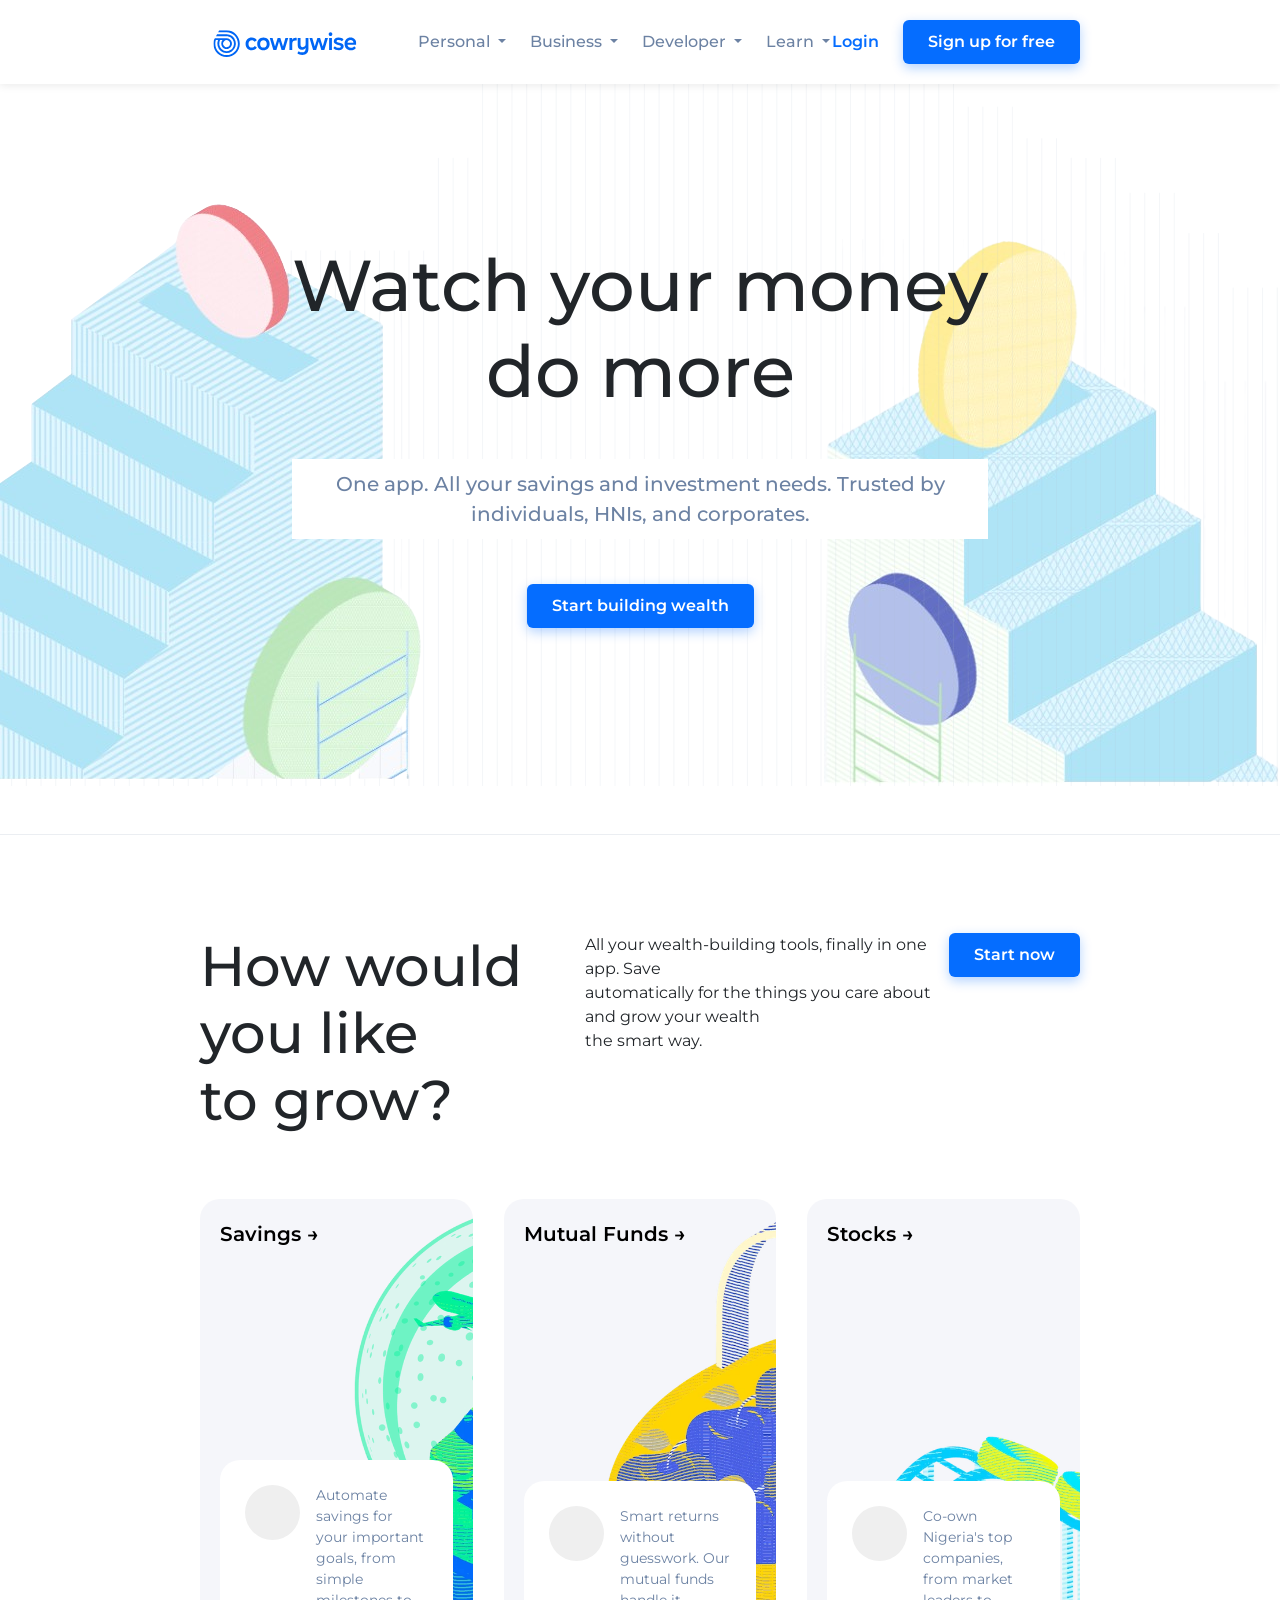
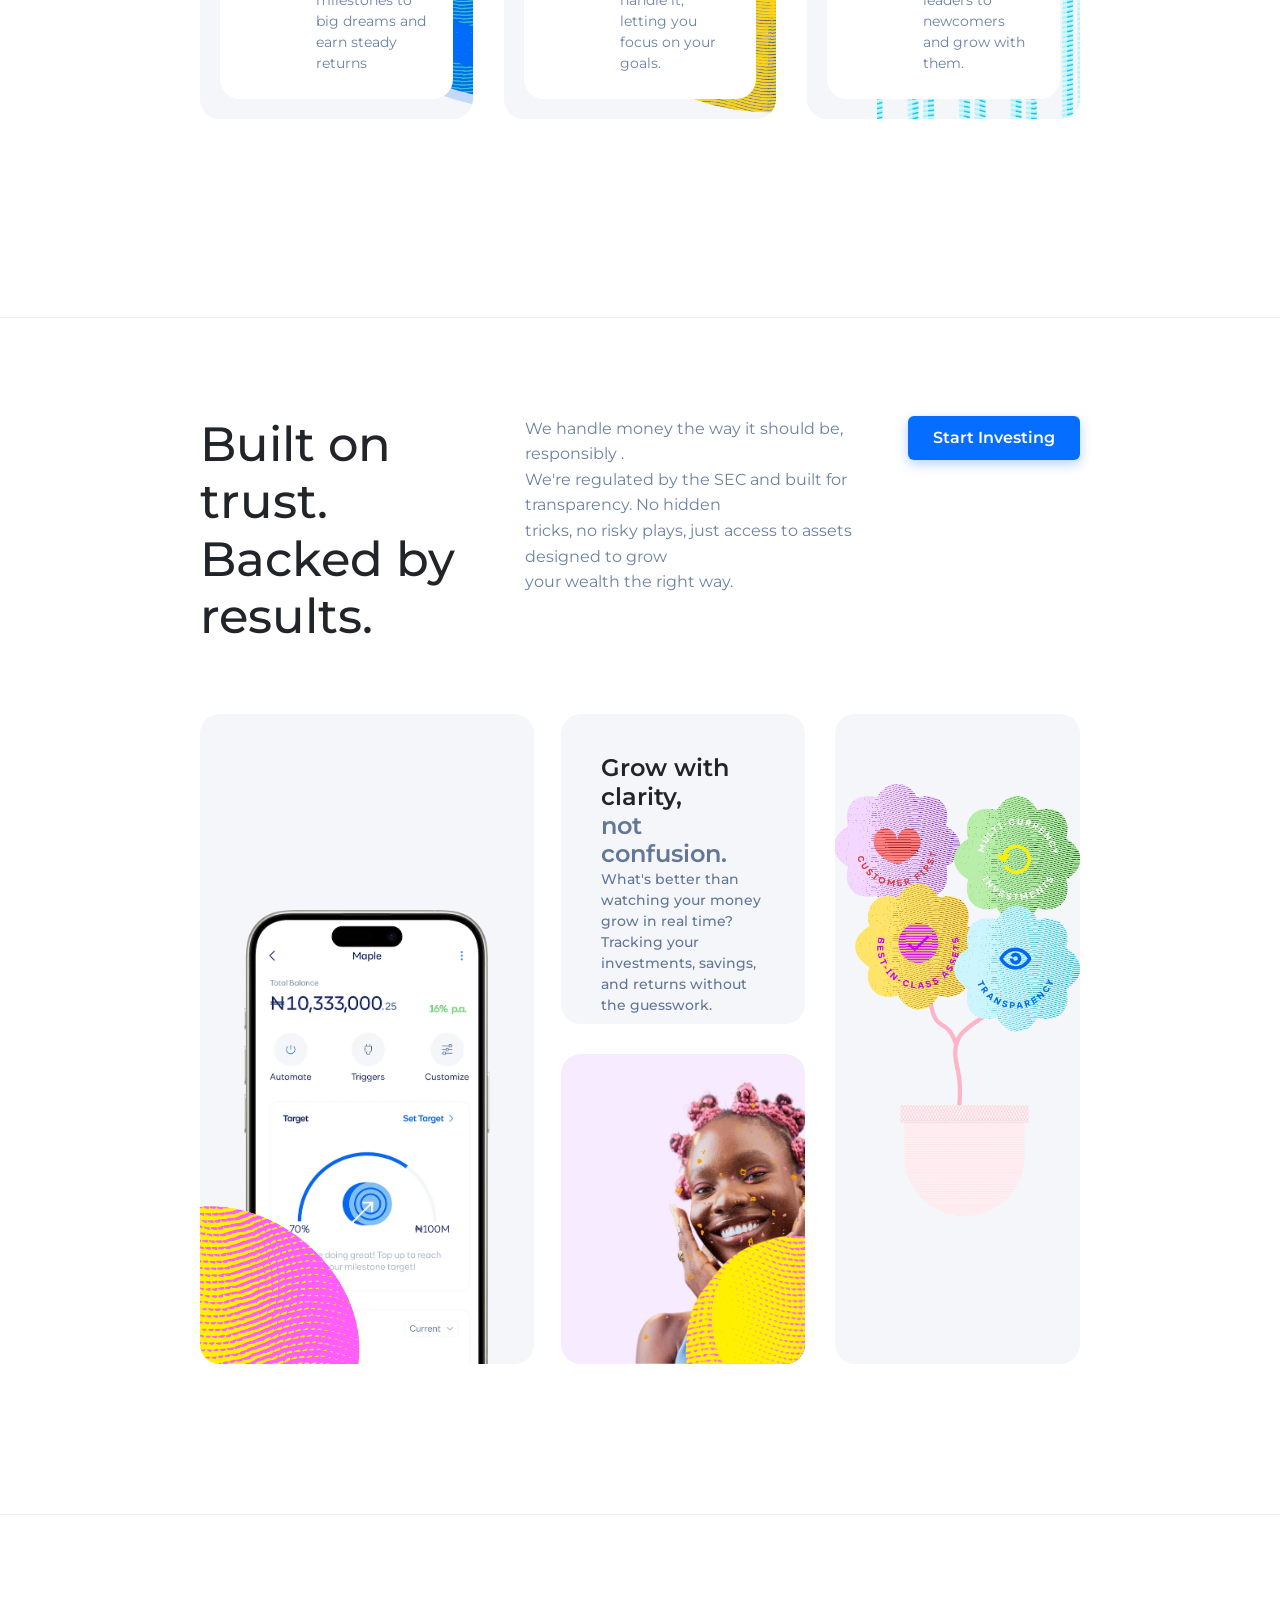
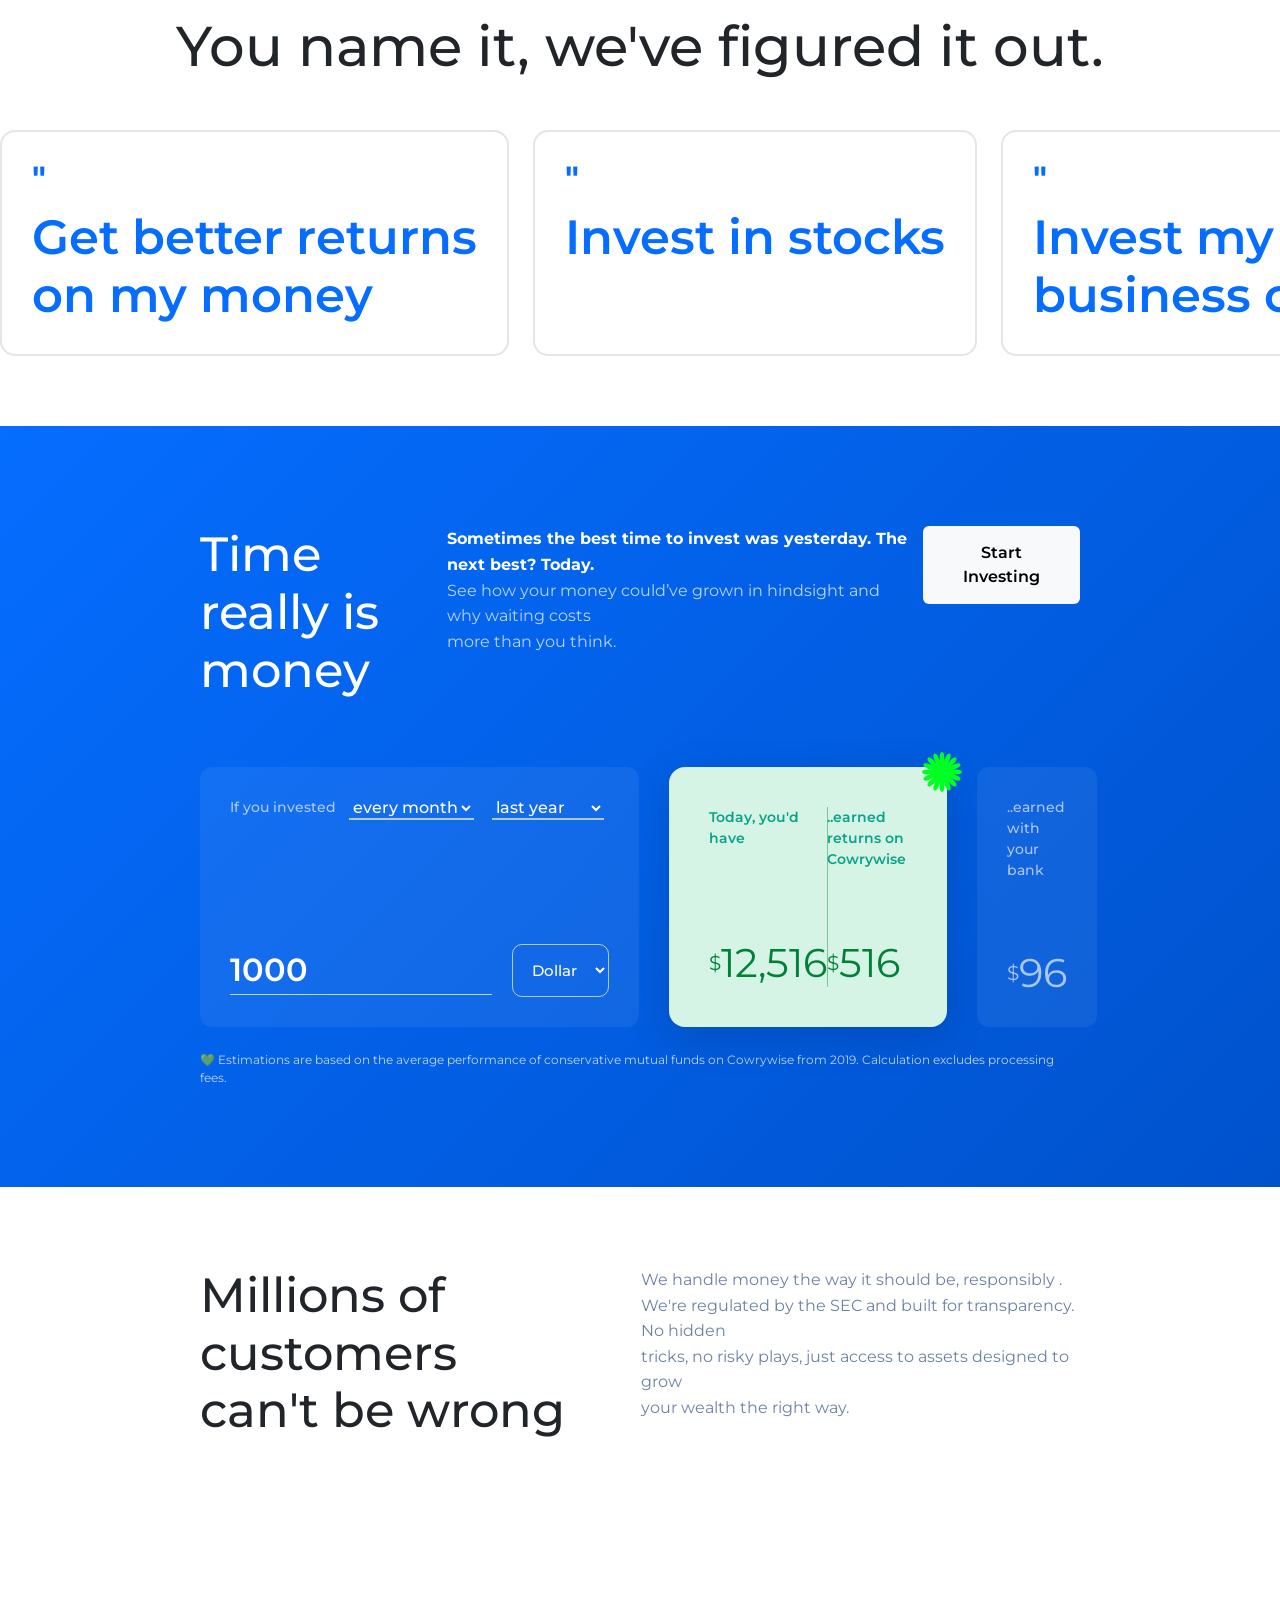
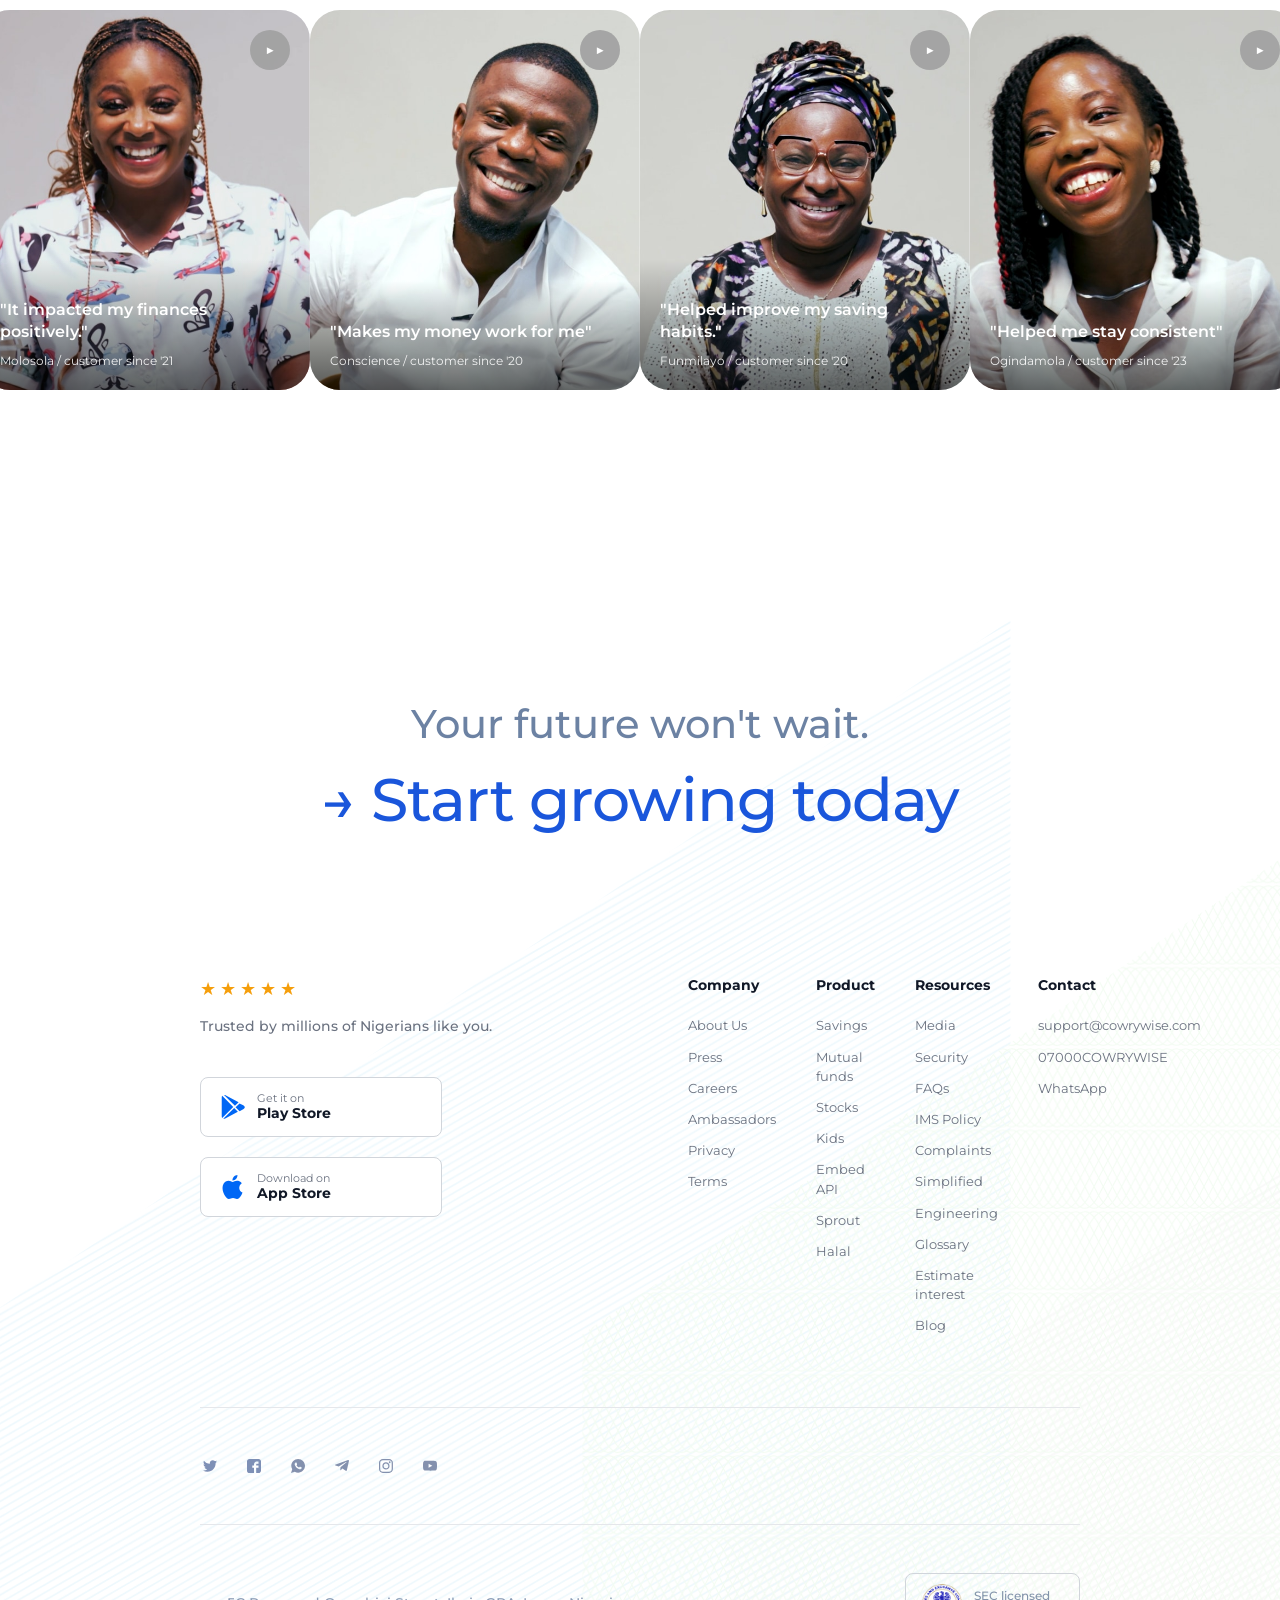
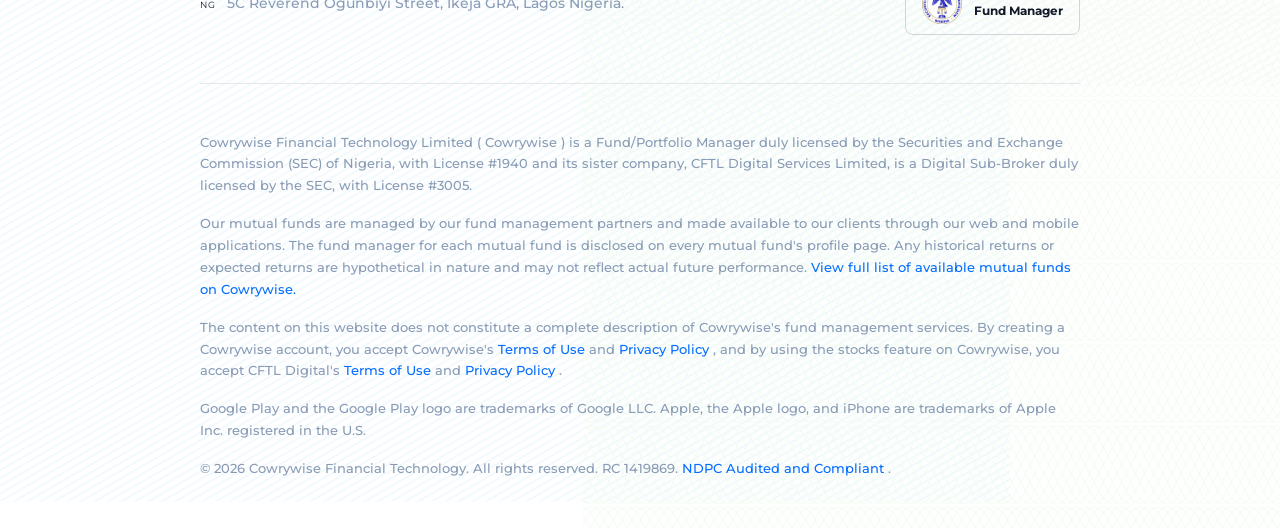
<file: index.html>
<!DOCTYPE html>
<html lang="en">
<head>
    <meta charset="UTF-8">
    <meta name="viewport" content="width=device-width, initial-scale=1.0">
    <link rel="preconnect" href="https://fonts.googleapis.com">
    <link rel="preconnect" href="https://fonts.gstatic.com" crossorigin>
    <link href="https://fonts.googleapis.com/css2?family=Montserrat:ital,wght@0,100..900;1,100..900&display=swap"
        rel="stylesheet">
    <link rel="icon" href="./media/cowryicon.png">
    <link rel="stylesheet" href="style.css">
    <link rel="stylesheet" href="./bootstrap.css">
    <link rel="stylesheet" href="https://cdnjs.cloudflare.com/ajax/libs/font-awesome/6.4.0/css/all.min.css"> 
    <title>Plan, Save and Invest Online | Get high returns | Cowrywise</title>
</head>
<body>
    <nav class="navbar myNav position-sticky top-0 navbar-expand-lg ">
        <div class="container-fluid">
            <a class="navbar-brand" href="#">
                <img src="./media/cowrylogo.svg" alt="">
            </a>
            <button class="navbar-toggler" type="button" data-bs-toggle="collapse" data-bs-target="#navbarSupportedContent"
                aria-controls="navbarSupportedContent" aria-expanded="false" aria-label="Toggle navigation">
                <span class="navbar-toggler-icon"></span>
            </button>
            <div class="collapse ms-lg-5 navbar-collapse" id="navbarSupportedContent">
                <ul class="navbar-nav gap-lg-4 me-auto mb-2 mb-lg-0">
                    
                    <!-- PERSONAL -->

                    <li class="nav-item dropdown">
                        <a class="nav-link dropdown-toggle navList" href="#" role="button" data-bs-toggle="dropdown" data-bs-auto-close="outside"
                            aria-expanded="false">
                            Personal
                        </a>
                        <ul class="dropdown-menu  mydropdownn">
                            <div class="d-flex gap-lg-5">
                                <div class="dropItem">
                                    <li class="d-flex align-items-center  gap-4 mb-4">
                                        <img src="./media/savings icon.svg" alt="">
                                        <div>
                                            <strong>Savings</strong>
                                            <p>Save and earn amazing returns</p>
                                        </div>
                                    </li>
                                    <li class="d-flex align-items-center gap-4 my-4">
                                        <img src="./media/mutualicon.svg" alt="">
                                        <div>
                                            <strong>Mutual Funds</strong>
                                            <p>Grow your wealth without chasing charts</p>
                                        </div>
                                    </li>
                                    <li class="d-flex align-items-center gap-4 my-4">
                                        <img src="./media/stocks.svg" alt="">
                                        <div>
                                            <strong>Stocks <button class="btn-info btn text-light fw-bold">NEW!</button></strong>
                                            <p>Own a slice of Nigeria's top companies</p>
                                        </div>
                                    </li>
                                </div>
                        
                                <div class="verticalLine"></div>
                        
                                <div class="dropItem align-self-start">
                                    <strong class="my-4">Savings</strong>
                                    <li class="my-3">
                                        <a href="#">
                                            <p>Estimate your interests</p>
                                        </a>
                                    </li>
                                    <li class="my-3">
                                        <a href="#">
                                            <p>Know your risk appetite</p>
                                        </a>
                                    </li>
                                    <li class="my-3">
                                        <a href="#">
                                            <p>Plan your child's education</p>
                                        </a>
                                    </li>
                                </div>
                            </div>
                        </ul>
                    </li>


                    <!-- BUSINESS -->
                    
                    <li class="nav-item dropdown">
                        <a class="nav-link dropdown-toggle navList" href="#" role="button" data-bs-toggle="dropdown" data-bs-auto-close="outside"
                            aria-expanded="false">
                            Business
                        </a>
                        <ul class="dropdown-menu  mydropdownn">
                            <div class="d-flex justify-content-between">
                                <div class="dropItem">
                                    <li class="d-flex align-items-center  gap-4 mb-4">
                                        <img src="./media/sprouticon.svg" alt="">
                                        <div>
                                            <strong>Sprout</strong>
                                            <p>Save and earn amazing returns</p>
                                        </div>
                                    </li>
                                </div>
                        
                                
                            </div>
                        </ul>
                    </li>


                    <!-- DEVELOPER -->

                    <li class="nav-item dropdown">
                        <a class="nav-link dropdown-toggle navList" href="#" role="button" data-bs-toggle="dropdown" data-bs-auto-close="outside"
                            aria-expanded="false">
                            Developer
                        </a>
                        <ul class="dropdown-menu  mydropdownn">
                            <div class="d-flex gap-lg-5">
                                <div class="dropItem">
                                    <li class="d-flex align-items-center  gap-4 mb-4">
                                        <img src="./media/embed.svg" alt="">
                                        <div>
                                            <strong>Embed</strong>
                                            <p>Offer investment services in your app</p>
                                        </div>
                                    </li>
                                    <li class="d-flex align-items-center gap-4 my-4">
                                        <img src="./media/docs.svg" alt="">
                                        <div>
                                            <strong>Docs</strong>
                                            <p>Read how to integrate the Embeded API</p>
                                        </div>
                                    </li>
                                </div>
                        
                                <div class="verticalLine"></div>
                        
                                <div class="dropItem align-self-start">
                                    <strong class="my-4">Connect</strong>
                                    <li class="my-3">
                                        <a href="#">
                                            <p>Join Embeded on Slack</p>
                                        </a>
                                    </li>
                                </div>
                            </div>
                        </ul>
                    </li>


                    <!-- LEARN -->

                    <li class="nav-item dropdown">
                        <a class="nav-link dropdown-toggle navList" href="#" role="button" data-bs-toggle="dropdown" data-bs-auto-close="outside"
                            aria-expanded="false">
                            Learn
                        </a>
                        <ul class="dropdown-menu  mydropdownn">
                            <div class="d-flex justify-content-between">
                                <div class="dropItem">
                                    <li class="d-flex align-items-center  gap-4 mb-4">
                                        <img src="./media/docs.svg" alt="">
                                        <div>
                                            <strong>Glossary</strong>
                                            <p>Learn from a curation of simple money terms</p>
                                        </div>
                                    </li>
                                    <li class="d-flex align-items-center  gap-4 mb-4">
                                        <img src="./media/docs.svg" alt="">
                                        <div>
                                            <strong>Blog</strong>
                                            <p>Announcements, articles and stories</p>
                                        </div>
                                    </li>
                                    <li class="d-flex align-items-center  gap-4 mb-4">
                                        <img src="./media/help.svg" alt="">
                                        <div>
                                            <strong>Help Center</strong>
                                            <p>Everything you need to use Cowrywise</p>
                                        </div>
                                    </li>
                                </div>
                        
                                
                            </div>
                        </ul>
                    </li>


                </ul>
                <div class="d-flex align-items-center gap-lg-4 ">
                    <a href="login.html" class="login">Login</a>
                    <a href="signup.html">
                        <button class="signupBtn">Sign up for free</button>
                    </a>

                </div>
            </div>
        </div>
    </nav>


    <section id="hero" class="sec1 d-flex align-items-center justify-content-center">
        <div class="text-center">
            <h1 class="display-2 fw-medium">Watch your money <br> do more</h1>
            <p>One app. All your savings and investment needs. Trusted by <br>individuals, HNIs, and corporates.</p>
            <a href="signup.html">
                <button class=" signupBtn">Start building wealth </button>
            </a>
        </div>
    </section>

    <hr class="my-5" style="border-color: #6c82a38a;">

    <section class="sec2">
        <div class="d-lg-flex gap-2 justify-content-between mb-5">
            <h2 class="display-4 fw-medium mb-sm-3">How would you like <br> to grow?</h2>
            <p class="mb-sm-3">All your wealth-building tools, finally in one app. Save <br>automatically for the things you care about and grow your wealth <br>the smart way.</p>
            <div>
                <button class="signupBtn mb-sm-4">Start now</button>
            </div>
        </div>

        <div class="my-5 d-lg-flex d-md-flex d-sm-flex justify-content-between gap-lg-4 flex-wrap">
            <div class="savingsItem savingsimg1">
                <a href="#">Savings <span class="arrowRight">&#8594;</span></a>

                <div class="d-flex gap-3 savings-buttom">
                    <div><button></button></div>
                    <p>Automate savings for your important goals, from simple milestones to big dreams and earn steady returns</p>
                </div>
            </div>
            <div class="savingsItem savingsimg2">
                <a href="#">Mutual Funds <span class="arrowRight">&#8594;</span></a>
                <div class="d-flex gap-3 savings-buttom">
                    <div><button></button></div>
                    <p>Smart returns without guesswork. Our mutual funds handle it, letting you focus on your goals.</p>
                </div>
            </div>
            <div class="savingsItem savingsimg3">
                <a href="#">Stocks <span class="arrowRight">&#8594;</span></a>
                <div class="d-flex gap-3 savings-buttom">
                    <div><button></button></div>
                    <p>Co-own Nigeria's top companies, from market leaders to newcomers and grow with them.</p>
                </div>
            </div>
        </div>
    </section>

    <hr class="my-5" style="border-color: #6c82a38a;">

    <section class="sec2 ">
        <div class="d-lg-flex gap-2 justify-content-between mb-5 secHeader">
            <h2 class="display-4 fw-medium mb-sm-3">Built on trust. <br>Backed by results.</h2>
            <p class="mb-sm-3">We handle money the way it should be, responsibly . <br>We're regulated by the SEC and built for transparency. No hidden <br>tricks, no risky plays, just access to assets designed to grow <br>your wealth the right way.</p>
            <div>
                <button class="signupBtn mb-sm-4">Start Investing</button>
            </div>
        </div>

        <div class="d-lg-flex d-md-flex d-sm-flex justify-content-between gap-lg-4 flex-wrap">
            <div class="phoneDiv">
                <img src="./media/s-coin-2.png" alt="" class="rollCoin">
            </div>
            <div class="growContainer">
                <div class="growWith ">
                    <div class="clarity">
                        <h4>Grow with clarity, <br> <span>not confusion.</span></h4>
                        <p>What's better than watching your money grow in real time? Tracking your investments, savings, and returns without the guesswork.</p>
                    </div>
                    <div class="modelGirl">
                        <img src="./media/s-coin-2.png" alt="" class="rollCoin2">
                    </div>
                </div>
                <div class="growWith flowerContainer"></div>
            </div>
        </div>

        
    </section>

    <hr class="my-5" style="border-color: #6c82a38a;">

    <section class="sec3">
        <h2 class="display-4 fw-medium mb-sm-3 text-center">You name it, we've figured it out.</h2>

        <div class="cardsContainer d-flex gap-4">
            
            <div class="featureCard">
                <p class="quoteMark">"</p>
                <h4 class="blueText">Get better returns <br> on my money</h4>
            </div>
            <div class="featureCard">
                <p class="quoteMark">"</p>
                <h4 class="blueText">Invest in stocks</h4>
            </div>
            <div class="featureCard">
                <p class="quoteMark">"</p>
                <h4 class="blueText">Invest my <br> business cash</h4>
            </div>
            <div class="featureCard">
                <p class="quoteMark">"</p>
                <h4 class="blueText">Invest in mutual <br> funds easily</h4>
            </div>
            <div class="featureCard">
                <p class="quoteMark">"</p>
                <h4 class="blueText">Automate and <br> build my savings</h4>
            </div>
            <div class="featureCard">
                <p class="quoteMark">"</p>
                <h4 class="blueText">Access Naira & <br> USD investments</h4>
            </div>
            <div class="featureCard">
                <p class="quoteMark">"</p>
                <h4 class="blueText">Get better returns <br> on my money</h4>
            </div>
            <div class="featureCard">
                <p class="quoteMark">"</p>
                <h4 class="blueText">Invest in stocks</h4>
            </div>
            <div class="featureCard">
                <p class="quoteMark">"</p>
                <h4 class="blueText">Invest my <br> business cash</h4>
            </div>
            <div class="featureCard">
                <p class="quoteMark">"</p>
                <h4 class="blueText">Invest in mutual <br> funds easily</h4>
            </div>
            <div class="featureCard">
                <p class="quoteMark">"</p>
                <h4 class="blueText">Automate and <br> build my savings</h4>
            </div>
            <div class="featureCard">
                <p class="quoteMark">"</p>
                <h4 class="blueText">Access Naira & <br> USD investments</h4>
            </div>
        </div>
    </section>

    <section class="sec4">
        <div class="d-lg-flex gap-2 secHeader justify-content-between mb-5 sec4Title">
            <h2 class="display-4 fw-medium mb-sm-3 ">Time really is <br> money</h2>
            <p class="mb-sm-3">
                <strong>Sometimes the best time to invest was yesterday. The next best? Today.</strong> <br>
                <span>See how your money could’ve grown in hindsight and why waiting costs <br> more than you
                    think.</span>
            </p>
            <div>
                <button class="btn border-0 btn-light mb-sm-4">Start Investing</button>
            </div>
        </div>
        <div class="sec4Content">
            <div class="calculatorBox">
                <p class="calcText d-flex gap-2">
                    <span class="timeLabel">If you invested</span>
                    <select class="timeSelect">
                        <option>every month</option>
                        <option>every week</option>
                        <option>daily</option>
                        <option>once</option>
                    </select>
                    <select class="timeSelect">
                        <option>last year</option>
                        <option>2 years ago</option>
                        <option>3 years ago</option>
                        <option>5 years ago</option>
                    </select>
                </p>
    
                <div class="amountBox">
                    <input type="number" class="amountField" value="1000" placeholder="0">
                    <select class="currencySelect">
                        <option>Dollar</option>
                        <option>Naira</option>
                        <option>Euro</option>
                    </select>
                </div>
    
                
            </div>
    
            <div class="resultCard">
                <img src="./media/greenroll.svg" alt="" class="greenroll">
                <div class="resultHeader">
                    <span class="resultLabel">Today, you'd have</span>
                    <p class="mainAmount display-6 fw-normal">
                        <span class="currency">$</span>
                        <span>12,516</span>
                    </p>
                </div>
                <hr class="linebottom">
                <div class="linebetween"></div>
                <div class="resultHeader">
                    <span class="resultLabel">..earned returns on Cowrywise</span>
                    <p class="mainAmount display-6 fw-normal">
                        <span class="currency">$</span>
                        <span>516</span>
                    </p>
                </div>
            </div>

            <div class="calculatorBox">
                <p class="calcText">
                    <span class="timeLabel">..earned with your bank</span>
                </p>
    
                <p class="mainAmount timeLabel display-6 fw-normal">
                    <span class="currency">$</span>
                    <span>96</span>
                </p>
    
                
            </div>
            
        </div>
        <div class="disclaimerText mt-4">
            <p>💚 Estimations are based on the average performance of conservative mutual funds on Cowrywise from
                2019. Calculation excludes processing fees.</p>
        </div>
    </section>

    <section class="sec5">
        <div class="d-lg-flex gap-2 secHeader justify-content-between mb-5">
            <h2 class="display-4 fw-medium mb-sm-3">Millions of customers <br>can't be wrong</h2>
            <p class="mb-sm-3">We handle money the way it should be, responsibly . <br>We're regulated by the SEC and built for transparency. No hidden <br>tricks, no risky plays, just access to assets designed to grow <br>your wealth the right way.</p>
        </div>

        <div class="testimonials-container">
            <div class="testimonial-card video-card">
                <img src="./media/moyosoluwa.jpg" alt="Customer 1" class="testimonial-media poster-image">
                <video class="testimonial-media video-element" autoplay muted loop>
                    <source src="./media/moyosoluwa.mp4" type="video/mp4">
                </video>
                <button class="play-button-overlay">&#x25B6;</button>
                <div class="testimonial-overlay">
                    <p>"It impacted my finances positively."</p>
                    <small>Molosola / customer since '21</small>
                </div>
            </div>

            <div class="testimonial-card video-card">
                <img src="./media/conscience.jpg" alt="Customer 2" class="testimonial-media">
                <video class="testimonial-media video-element" autoplay muted loop>
                    <source src="./media/conscience.mp4" type="video/mp4">
                </video>
                <button class="play-button-overlay">&#x25B6;</button>
                <div class="testimonial-overlay">
                    <p>"Makes my money work for me"</p>
                    <small>Conscience / customer since '20</small>
                </div>
            </div>

            <div class="testimonial-card video-card">
                <img src="./media/funmilola.jpg" alt="Customer 3" class="testimonial-media">
                <video class="testimonial-media video-element" autoplay muted loop>
                    <source src="./media/funmilola.mp4" type="video/mp4">
                </video>
                <button class="play-button-overlay">&#x25B6;</button>
                <div class="testimonial-overlay">
                    <p>"Helped improve my saving habits."</p>
                    <small>Funmilayo / customer since '20</small>
                </div>
            </div>

            <div class="testimonial-card video-card">
                <img src="./media/oyindamola.jpg" alt="Customer 4" class="testimonial-media">
                <video class="testimonial-media video-element" autoplay muted loop>
                    <source src="./media/oyindamola.mp4" type="video/mp4">
                </video>
                <button class="play-button-overlay">&#x25B6;</button>
                <div class="testimonial-overlay">
                    <p>"Helped me stay consistent"</p>
                    <small>Ogindamola / customer since '23</small>
                </div>
            </div>
        </div>
    </section>


    <section class="sec6">
        <!-- Part 1: CTA Header -->
        <div class="sec6-cta">
            <h2 class="sec6-cta-line1 display-6">Your future won't wait.</h2>
            <h2 class="sec6-cta-line2">→ Start growing today</h2>
        </div>

        <!-- Part 2: Footer Body -->
        <footer class="sec6-footer">
            <!-- Left Half / Mobile Top -->
            <div class="footer-left">
                <!-- Stars & Trust Text -->
                <div class="footer-trust">
                    <div class="stars">★★★★★</div>
                    <p class="trust-text">Trusted by millions of Nigerians like you.</p>
                </div>

                <!-- App Store Buttons -->
                <div class="app-buttons">
                    <button class="app-btn play-store">
                        <img class="btn-icon" src="./media/playstoreicon.svg" alt="">
                        <div class="btn-text">
                            <small>Get it on</small>
                            <strong>Play Store</strong>
                        </div>
                    </button>
                    <button class="app-btn app-store">
                        <img class="btn-icon" src="./media/appleicon.svg" alt="">
                        <div class="btn-text">
                            <small>Download on</small>
                            <strong>App Store</strong>
                        </div>
                    </button>
                </div>
            </div>

            <!-- Divider (Desktop only) -->
            <div class="footer-divider"></div>

            <!-- Right Half / Mobile Bottom -->
            <div class="footer-right">
                <!-- Company Column -->
                <nav class="footer-column">
                    <h3 class="footer-header">Company</h3>
                    <ul>
                        <li><a href="#">About Us</a></li>
                        <li><a href="#">Press</a></li>
                        <li><a href="#">Careers</a></li>
                        <li><a href="#">Ambassadors</a></li>
                        <li><a href="#">Privacy</a></li>
                        <li><a href="#">Terms</a></li>
                    </ul>
                </nav>

                <!-- Product Column -->
                <nav class="footer-column">
                    <h3 class="footer-header">Product</h3>
                    <ul>
                        <li><a href="#">Savings</a></li>
                        <li><a href="#">Mutual funds</a></li>
                        <li><a href="#">Stocks</a></li>
                        <li><a href="#">Kids</a></li>
                        <li><a href="#">Embed API</a></li>
                        <li><a href="#">Sprout</a></li>
                        <li><a href="#">Halal</a></li>
                    </ul>
                </nav>

                <!-- Resources Column -->
                <nav class="footer-column">
                    <h3 class="footer-header">Resources</h3>
                    <ul>
                        <li><a href="#">Media</a></li>
                        <li><a href="#">Security</a></li>
                        <li><a href="#">FAQs</a></li>
                        <li><a href="#">IMS Policy</a></li>
                        <li><a href="#">Complaints</a></li>
                        <li><a href="#">Simplified</a></li>
                        <li><a href="#">Engineering</a></li>
                        <li><a href="#">Glossary</a></li>
                        <li><a href="#">Estimate interest</a></li>
                        <li><a href="#">Blog</a></li>
                    </ul>
                </nav>

                <!-- Contact Column -->
                <nav class="footer-column">
                    <h3 class="footer-header">Contact</h3>
                    <ul>
                        <li><a href="mailto:support@cowrywise.com">support@cowrywise.com</a></li>
                        <li><a href="tel:070000COWRYWISE">07000COWRYWISE</a></li>
                        <li><a href="#">WhatsApp</a></li>
                    </ul>
                </nav>
            </div>
        </footer>
        <footer class="sec6-footer2">
            <!-- Row 1: Social Icons -->
            <div class="social-icons-row">
                <div class="container-fluid">
                    <div class="d-flex gap-4 align-items-center py-4">
                        <a href="#" class="social-icon" title="Twitter/X">
                            <img src="./media/twitter.svg" alt="">
                        </a>
                        <a href="#" class="social-icon" title="Facebook">
                            <img src="./media/facebook.svg" alt="">
                        </a>
                        <a href="#" class="social-icon" title="WhatsApp">
                            <img src="./media/whatsapp.svg" alt="">
                        </a>
                        <a href="#" class="social-icon" title="Telegram">
                            <img src="./media/telegram.svg" alt="">
                        </a>
                        <a href="#" class="social-icon" title="Instagram">
                            <img src="./media/instagram.svg" alt="">
                        </a>
                        <a href="#" class="social-icon" title="YouTube">
                            <img src="./media/youtube.svg" alt="">
                        </a>
                    </div>
                </div>
            </div>

            <!-- Row 2: Address + SEC Badge -->
            <div class="address-sec-row">
                <div class="container-fluid">
                    <div class="row align-items-center py-4">
                        <div class="col-md-6 col-12 address-section">
                            <p class="address-text">
                                <span class="ng-label">NG</span>
                                5C Reverend Ogunbiyi Street, Ikeja GRA, Lagos Nigeria.
                            </p>
                        </div>
                        <div class="col-md-6 col-12 text-md-end text-start sec-badge-section">
                            <div class="sec-badge">
                                <img src="./media/sec-logo.uViKvy1J.png" alt="SEC seal" class="sec-logo">
                                <div class="sec-badge-text">
                                    <small>SEC licensed</small>
                                    <strong>Fund Manager</strong>
                                </div>
                            </div>
                        </div>
                    </div>
                </div>
            </div>

            <!-- Row 3: Legal Disclaimer -->
            <div class="legal-disclaimer-row">
                <div class="container-fluid">
                    <div class="py-4">
                        <p class="legal-text">
                            Cowrywise Financial Technology Limited ( Cowrywise ) is a Fund/Portfolio Manager duly licensed by the Securities and Exchange Commission (SEC) of Nigeria, with License #1940 and its sister company, CFTL Digital Services Limited, is a Digital Sub-Broker duly licensed by the SEC, with License #3005.
                        </p>
                        <p class="legal-text">
                            Our mutual funds are managed by our fund management partners and made available to our clients through our web and mobile applications. The fund manager for each mutual fund is disclosed on every mutual fund's profile page. Any historical returns or expected returns are hypothetical in nature and may not reflect actual future performance. <a href="#">View full list of available mutual funds on Cowrywise.</a>
                        </p>
                        <p class="legal-text">
                            The content on this website does not constitute a complete description of Cowrywise's fund management services. By creating a Cowrywise account, you accept Cowrywise's <a href="#">Terms of Use</a> and <a href="#">Privacy Policy</a> , and by using the stocks feature on Cowrywise, you accept CFTL Digital's <a href="#">Terms of Use</a> and <a href="#">Privacy Policy</a> .
                        </p>
                        <p class="legal-text">
                            Google Play and the Google Play logo are trademarks of Google LLC. Apple, the Apple logo, and iPhone are trademarks of Apple Inc. registered in the U.S.
                        </p>
                        <p class="legal-text">
                            © 2026 Cowrywise Financial Technology. All rights reserved. RC 1419869. <a href="#">NDPC Audited and Compliant</a> .
                        </p>
                    </div>
                </div>
            </div>
        </footer>
    </section>

    <script src="./bootstrap.bundle.js"></script>
</body>
</html>
</file>
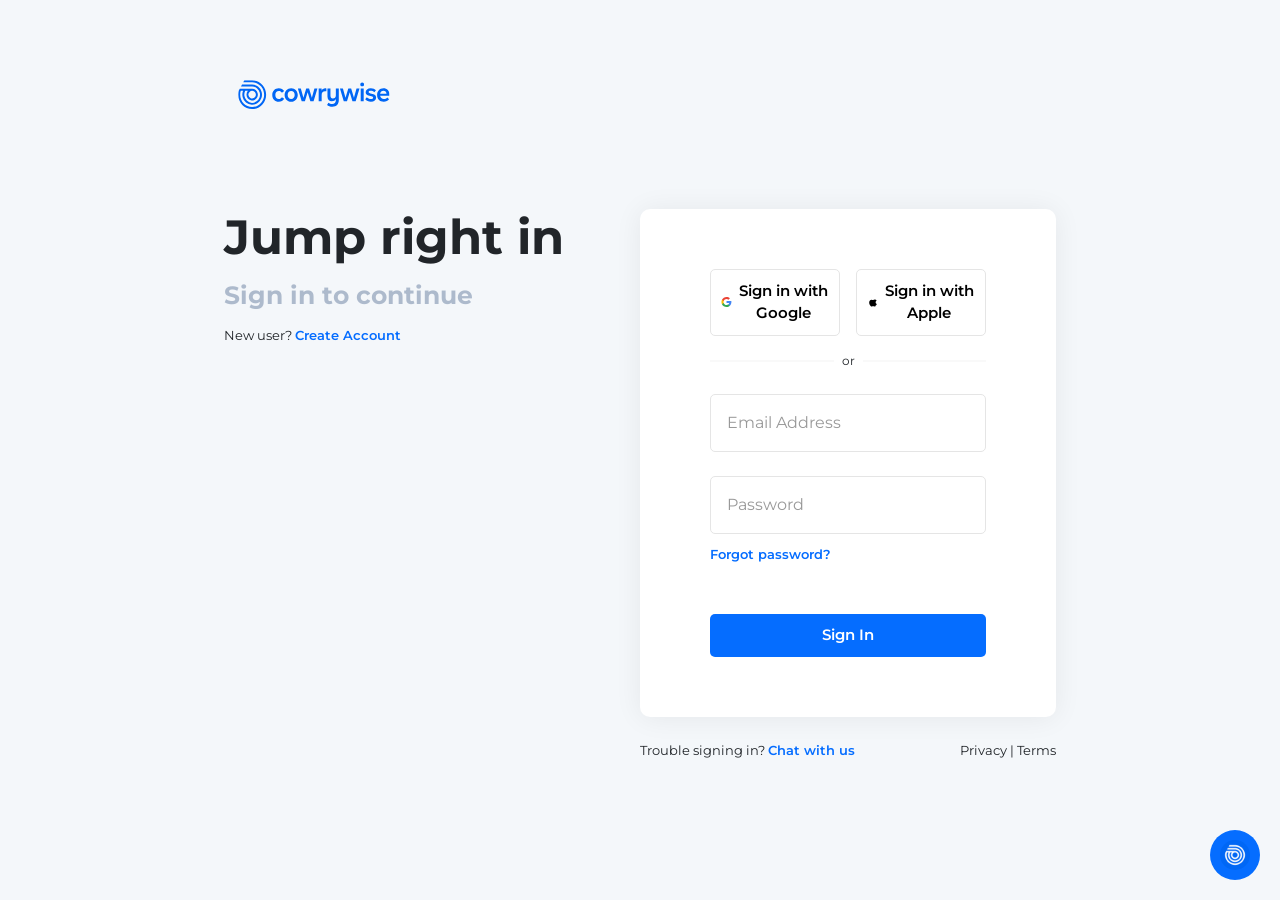
<file: login.html>
<!DOCTYPE html>
<html lang="en">
<head>
    <meta charset="UTF-8">
    <meta name="viewport" content="width=device-width, initial-scale=1.0">
    <link rel="preconnect" href="https://fonts.googleapis.com">
    <link rel="preconnect" href="https://fonts.gstatic.com" crossorigin>
    <link href="https://fonts.googleapis.com/css2?family=Montserrat:ital,wght@0,100..900;1,100..900&display=swap"
        rel="stylesheet">
        
    <link rel="stylesheet" href="style.css">
    <link rel="icon" href="./media/cowryicon.png">
    <link rel="stylesheet" href="./bootstrap.css">
    <link rel="stylesheet" href="https://cdnjs.cloudflare.com/ajax/libs/font-awesome/5.15.4/css/all.min.css">
    <title>Cowryrise</title>
</head>
<body class="loginBody">
    <section class="loginSec">
        <a href="index.html" class="loginLogo">
            <img src="./media/cowrylogo.svg" alt="">
        </a>

        <div class="d-lg-flex d-md-flex d-sm-flex">
            <div class="jump w-100">
                <h3>Jump right in</h3>
                <h4 class="">Sign in to continue</h4>
                <p>New user? <a href="signup.html">Create Account</a></p>
            </div>

            <div class="formCon w-100">
                <form action="" class="">
                    <div class="signWith d-lg-flex d-md-flex d-sm-flex justify-content-between gap-3">
                        <a href="#" class="googleSignIn">
                            <svg width="18" height="18" viewBox="0 0 24 24" xmlns="http://www.w3.org/2000/svg">
                                <path fill="#4285F4" d="M22.56 12.25c0-.78-.07-1.53-.2-2.25H12v4.26h5.92c-.26 1.37-1.04 2.53-2.21 3.31v2.77h3.57c2.08-1.92 3.28-4.74 3.28-8.09z"/>
                                <path fill="#34A853" d="M12 23c2.97 0 5.46-.98 7.28-2.66l-3.57-2.77c-.98.66-2.23 1.06-3.71 1.06-2.86 0-5.29-1.93-6.16-4.53H2.18v2.84C3.99 20.53 7.7 23 12 23z"/>
                                <path fill="#FBBC05" d="M5.84 14.09c-.22-.66-.35-1.36-.35-2.09s.13-1.43.35-2.09V7.07H2.18C1.43 8.55 1 10.22 1 12s.43 3.45 1.18 4.93l2.85-2.22.81-.62z"/>
                                <path fill="#EA4335" d="M12 5.38c1.62 0 3.06.56 4.21 1.64l3.15-3.15C17.45 2.09 14.97 1 12 1 7.7 1 3.99 3.47 2.18 7.07l3.66 2.84c.87-2.6 3.3-4.53 6.16-4.53z"/>
                            </svg>
                            <span>Sign in with Google</span>
                        </a>
                        <a href="#">
                            <svg width="22" height="22" viewBox="0 0 24 24" xmlns="http://www.w3.org/2000/svg">
                                <path fill="#000000" d="M17.05 20.28c-.98.95-2.05.88-3.08.4-1.09-.5-2.08-.48-3.24 0-1.44.62-2.2.44-3.06-.4C2.79 15.25 3.51 7.59 9.05 7.31c1.35.07 2.29.74 3.08.8 1.18-.24 2.31-.93 3.57-.84 1.51.12 2.65.72 3.4 1.8-3.12 1.87-2.38 5.98.48 7.13-.57 1.5-1.31 2.61-2.53 3.44l-.87.5z"/>
                            </svg>
                            <span>Sign in with Apple</span>
                        </a>
                    </div>
                    <div class="d-flex gap-2 align-items-center my-3">
                        <hr class="w-100">
                        <span style="font-size: 12px;">or</span>
                        <hr class="w-100">
                    </div>
                    <div>
                        <div class="emailInputContainer my-4">
                            <input type="email" id="emailInput" class="w-100 p-3" placeholder="Email Address" required>
                            <label for="emailInput">Email Address</label>
                        </div>
                        <div class="emailInputContainer mt-4 mb-2">
                            <input type="password" id="passwordInput" class="w-100 p-3" placeholder="Password" required>
                            <label for="passwordInput">Password</label>
                        </div>
                    </div>
                    <a href="#" class="forgetPass">Forgot password?</a>
                    <button type="submit" class="w-100 p-2 mt-5">Sign In</button>
                </form>
                <div class="formFooter d-flex justify-content-between mt-4">
                    <p>Trouble signing in? <a href="#">Chat with us</a></p>
                    <p>  Privacy   |  Terms</p>
                </div>
            </div>
        </div>
    
    </section>

    <button class="rightLogo">
        <img src="./media/cowryicon.png" alt="">
    </button>






    <script src="./bootstrap.bundle.js"></script>
</body>
</html>
</file>
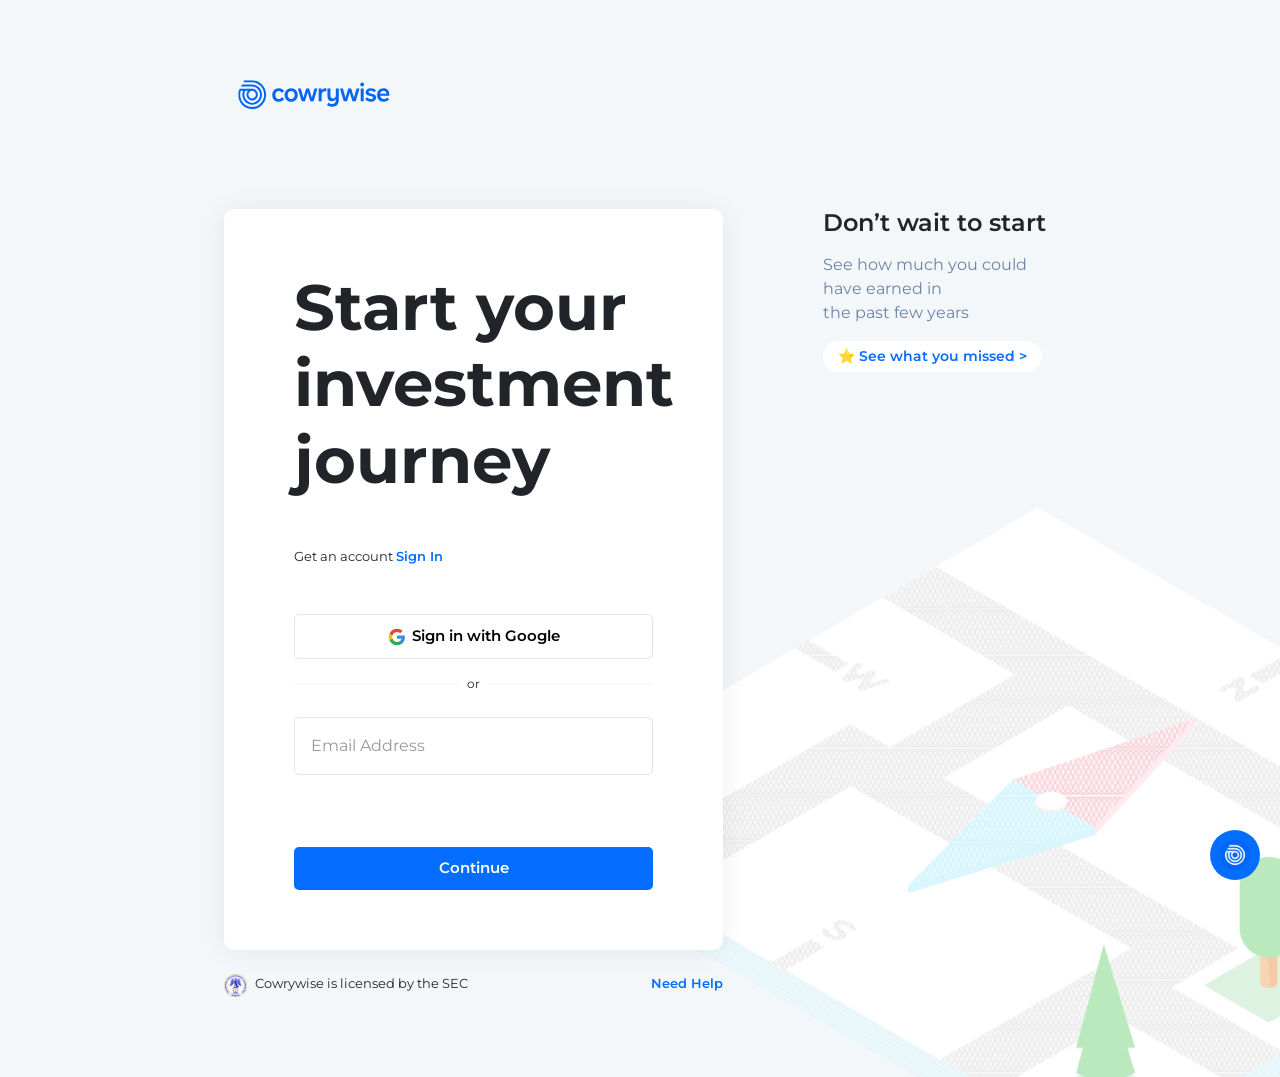
<file: signup.html>
<!DOCTYPE html>
<html lang="en">
<head>
    <meta charset="UTF-8">
    <meta name="viewport" content="width=device-width, initial-scale=1.0">
    <link rel="preconnect" href="https://fonts.googleapis.com">
    <link rel="preconnect" href="https://fonts.gstatic.com" crossorigin>
    <link href="https://fonts.googleapis.com/css2?family=Montserrat:ital,wght@0,100..900;1,100..900&display=swap"
        rel="stylesheet">
    <link rel="icon" href="./media/cowryicon.png">
    <link rel="stylesheet" href="style.css">
    <link rel="stylesheet" href="./bootstrap.css">
    <link href="https://cdnjs.cloudflare.com/ajax/libs/font-awesome/6.0.0-beta3/css/all.min.css" rel="stylesheet">
    <title>Sign Up | Cowryrise</title>

</head>
<body class="signupBody">
    <section class="loginSec">
        <a href="index.html"class="loginLogo">
            <img src="./media/cowrylogo.svg" alt="">
        </a>

        <div class="d-lg-flex startInvest d-md-flex d-sm-flex">
            <div class="formCon">
                
                <form action="index.html" class="">
                    <h2>Start your <br>investment <br>journey</h2>
                    <div class="jump w-100 my-lg-5">
                        <p>Get an account <a href="login.html">Sign In</a></p>
                    </div>
                    <div class="signWith d-lg-flex d-md-flex d-sm-flex justify-content-between gap-3">
                        <a href="#" class="googleSignIn w-lg-50">
                            <svg width="18" height="18" viewBox="0 0 24 24" xmlns="http://www.w3.org/2000/svg">
                                <path fill="#4285F4"
                                    d="M22.56 12.25c0-.78-.07-1.53-.2-2.25H12v4.26h5.92c-.26 1.37-1.04 2.53-2.21 3.31v2.77h3.57c2.08-1.92 3.28-4.74 3.28-8.09z" />
                                <path fill="#34A853"
                                    d="M12 23c2.97 0 5.46-.98 7.28-2.66l-3.57-2.77c-.98.66-2.23 1.06-3.71 1.06-2.86 0-5.29-1.93-6.16-4.53H2.18v2.84C3.99 20.53 7.7 23 12 23z" />
                                <path fill="#FBBC05"
                                    d="M5.84 14.09c-.22-.66-.35-1.36-.35-2.09s.13-1.43.35-2.09V7.07H2.18C1.43 8.55 1 10.22 1 12s.43 3.45 1.18 4.93l2.85-2.22.81-.62z" />
                                <path fill="#EA4335"
                                    d="M12 5.38c1.62 0 3.06.56 4.21 1.64l3.15-3.15C17.45 2.09 14.97 1 12 1 7.7 1 3.99 3.47 2.18 7.07l3.66 2.84c.87-2.6 3.3-4.53 6.16-4.53z" />
                            </svg>
                            <span>Sign in with Google</span>
                        </a>
                        
                    </div>
                    <div class="d-flex gap-2 align-items-center my-3">
                        <hr class="w-100">
                        <span style="font-size: 12px;">or</span>
                        <hr class="w-100">
                    </div>
                    <div>
                        <div class="emailInputContainer my-4">
                            <input type="email" id="emailInput" class="w-100 p-3" placeholder="Email Address" required>
                            <label for="emailInput">Email Address</label>
                        </div>
                    </div>
                    <button type="submit" class="w-100 p-2 mt-5">Continue</button>
                </form>
                <div class="formFooter d-flex justify-content-between mt-4">
                    <p class="d-flex gap-2" >
                        <img src="./media/sec-logo.uViKvy1J.png" alt="">
                        <span>Cowrywise is licensed by the SEC</span>
                    </p>
                    <p> <a href="#">Need Help</a></p>
                </div>
            </div>

            <div class="dontwait">
                <h5>Don’t wait to start</h5>
                <p class="my-3">See how much you could have earned in <br> the past few years</p>
                <button class="seemore">⭐ See what you missed &gt</button>
            </div>
        </div>

    </section>

    <button class="rightLogo rightLogo-signup ">
        <img src="./media/cowryicon.png" alt="">
    </button>






    <script src="./bootstrap.bundle.js"></script>
</body>
</html>
</file>
<file: style.css>
@import url('https://fonts.googleapis.com/css2?family=DM+Sans:ital,opsz,wght@0,9..146,100..1000;1,9..146,100..1000&display=swap');

*{
    padding: 0 !important;
    margin: 0 !important;
    box-sizing: border-box !important;
    font-family: "Montserrat", sans-serif !important;
    /* outline: 1px solid red; */
}
body{
    overflow-x: hidden !important;
}
/* =================LOGIN PAGE ============= */
.loginBody{
    background-color: #F4F7FA;
}
.loginSec{
    display: block;
    margin: 80px auto !important;
    width: 65% !important;
}
.loginLogo img{
    width: 100%;
    max-width: 180px; 
    margin-bottom: 100px !important;
}
.jump h3{
    font-size: 48px;
    font-weight: bold;
}
.jump h4{
    color:RGBA(10, 46, 101, 0.3);
    font-size: 24.96px;
    margin: 15px 0 !important;
    font-weight: bold;
}
.jump p{
    font-size: 12.8px;
}
.jump p a{
    color: #056DFF;
    text-decoration: none;
    font-weight: 600;
}
.formCon form{
    background-color: white;
    padding:60px 70px !important;
    border-radius: 10px !important;
    box-shadow: 0 1px 28px rgba(0, 0, 0, 0.068) !important;
}
.signWith a{
    border: 1px solid #E5E5E5;
    color: black;
    font-weight: 600;
    font-size: 15.2px;
    text-decoration: none;
    padding:10px !important;
    width: 100%;
    border-radius: 5px !important;
    text-align: center;
    display: flex !important;
    align-items: center !important;
    justify-content: center !important;
    gap: 4px !important;
}
.signWith a svg{
    width: 18px !important;
    height: 18px !important;
}
.signWith a.googleSignIn{
    display: flex !important;
    align-items: center !important;
    justify-content: center !important;
    gap: 4px !important;
}
.signWith a.googleSignIn svg{
    width: 18px !important;
    height: 18px !important;
    margin-right: 2px !important;
}
.formCon hr{
    border: 1px solid #E5E5E5;
}
.formCon input{
    border: 1px solid #E5E5E5;
    border-radius: 5px;
}
.formCon input:focus{
    border: 1px solid #056DFF;
    outline: none !important;
}
.emailInputContainer{
    position: relative !important;
    margin-bottom: 20px !important;
}
.emailInputContainer label{
    position: absolute !important;
    top: -10px !important;
    left: 15px !important;
    background-color: white !important;
    padding: 0 5px !important;
    font-size: 12px !important;
    color: #056DFF !important;
    font-weight: 600 !important;
    pointer-events: none !important;
    opacity: 0 !important;
    transition: all 0.1s linear !important;
}
.emailInputContainer input:focus ~ label{
    opacity: 1 !important;
}
.emailInputContainer input::placeholder{
    color: #999 !important;
    transition: color 0.1s linear !important;
}
.emailInputContainer input:focus::placeholder{
    color: transparent !important;
}
.forgetPass{
    color: #056DFF;
    text-decoration: none;
    font-weight: 600;
    font-size: 12.8px;
}
.formCon button{
    background-color: #056DFF;
    color: white;
    font-weight: 600;
    font-size: 15.2px;
    border: none !important;
    padding:10px 20px !important;
    width: 100%;
    border-radius: 5px !important;
}
.formFooter p{
    font-size: 12.8px;
}
.formFooter p a{
    color: #056DFF;
    text-decoration: none;
    font-weight: 600;
}
.rightLogo{
    position: fixed !important;
    bottom: 20px !important;
    right: 20px !important;
    border: none !important;
    width: 50px !important;
    border-radius: 50% !important;
    overflow: hidden;
    background-color: #056DFF;
    height: 50px;
}
.rightLogo img{
    width: 60%;
    border-radius: 50% !important;
}





/* ================SIGNUP SEC============= */
.signupBody{
    background-color: #F4F7FA;
    background-image: url(./media/sinupbg.svg);
    background-repeat: no-repeat;
    background-position: bottom right;
}
.formCon form h2{
    font-size: 64px;
    font-weight: bold;
    margin-bottom: 30px !important;
}
.startInvest{
    gap: 100px;
}
.startInvest .formCon{
    width: 60%;
}
.formFooter p img{
    width: 23px;
}
.dontwait h5{
    font-size: 24px;
    font-weight: 600;
}
.dontwait p{
    font-size: 16px;
    color: #6C82A3;
}
.seemore{
    border: none;
    border-radius: 20px;
    background-color: white;
    color: #056DFF;
    font-weight: 600;
    font-size: 14px;
    padding: 5px 15px !important;
}


/* ==================LANDING PAGE================ */
.myNav{
    padding: 20px 200px !important;
    background-color: white !important;
    box-shadow: 0 2px 8px rgba(0, 0, 0, 0.08) !important;
    z-index: 10;
}
.myNav .navbar-brand img{
    width: 170px;
}
.mydropdownn{
    border: none !important;
    box-shadow: 0 2px 8px rgba(0, 0, 0, 0.08) !important;
    background-color: white !important;  
    width:max-content !important;
    border-radius: 10px !important;
    padding: 40px  !important;
    pointer-events: auto !important;
}
.mydropdownn .dropItem{
    pointer-events: auto !important;
}
.mydropdownn .dropItem li{
    pointer-events: auto !important;
    cursor: pointer !important;
}
.dropItem img{
    width: 45px;
}
.dropItem strong{
    font-weight: 600;
}
.dropItem p{
    font-size: 14px;
    color: #6C82A3;
    font-weight: 500;
    transition: .5s ease;
}
.dropItem li:hover, .dropItem li:hover p{
    color: #056DFF;
    transition: .5s ease;
}
.dropItem strong button{
    font-size: 10px;
    letter-spacing: 2px;
    padding:1px 2px !important;
}
.verticalLine{
    width: 1px;
    height:auto;
    background-color: #E5E5E5;
}
.dropItem a{
    text-decoration: none;
}
.navList{
    color: #6C82A3 !important;
    font-weight: 500 !important;
    transition: .5s ease;
}
.navList:hover, .navList:focus{
    color: black !important;
}
.login{
    text-decoration: none;
    color: #056DFF;
    font-weight: 600;
    font-size: 16px;
}
.signupBtn{
    font-weight: 600;
    font-size: 16px;
    width: max-content;
    color: white;
    background-color: #056DFF;
    border:none;
    padding: 10px 25px !important;
    border-radius: 6px !important;
    box-shadow: 0 4px 12px rgba(5, 109, 255, 0.3) !important;
}


/* ========SEC1============= */
.sec1{
    height: 78vh;
    background-image:url(./media/bgright.png), url(./media/bg-lines.svg), url(./media/bgleft.png);
    background-repeat: no-repeat;
    background-size:auto, cover, auto;
    background-position: left bottom, center, right bottom;
}
.sec1 p{
    font-size: 20px;
    background: white;
    padding: 10px !important;
    font-weight: 500;
    color: #6C82A3;
    margin: 45px 0 !important;
}


/* ============SEC2======== */
.sec2{
    padding: 50px 200px !important;
    margin-bottom:100px !important; 
}
.savingsItem{
    width: 31%;
    padding: 20px !important;
    border-radius: 20px !important;
    height: 520px;
    background-color: #F5F6FA;
    background-repeat: no-repeat;
    background-size: cover;
    background-position: 70px;
    display: flex;
    flex-direction: column;
    justify-content: space-between;
    transition: transform 0.3s ease-in-out;
}
.savingsItem:hover .savings-buttom{
    transform: translateY(-10px) ;
}
.savingsItem:hover a{
    color: #056DFF !important;
}
.savingsItem:hover a .arrowRight{
    transform: translateX(15px);
    display: inline-block;
    transition: transform 0.3s ease-in-out;
}

.savingsItem a .arrowRight{
    display: inline-block;
    transition: transform 0.3s ease-in-out;
}
.savingsItem a{
    color: black;
    font-weight: 600;
    font-size: 20px;
    text-decoration: none;
    transition: transform 0.3s ease-in-out;
}
.savings-buttom{
    background-color: white;
    padding: 25px !important;
    border-radius:20px;
    width: 100%;
    transition: transform 0.2s ease-in-out;
}
.savings-buttom button{
    height: 55px;
    width: 55px;
    border: none;
    border-radius: 50% !important;
}
.savings-buttom p{
    font-size: 14px;
    color: #6C82A3;
}
.savingsimg1{
    background-image: url(./media/savings1.png);
}
.savingsimg2{
    background-image: url(./media/savings2.png);
}
.savingsimg3{
    background-image: url(./media/savings3.png);
}
.phoneDiv{
    background-color: #F5F6FA;
    height: 650px;
    width: 38%;
    border-radius: 20px;
    background-image: url(./media/pnone.png);
    background-repeat: no-repeat;
    background-size: 80%;
    background-position: center 150%;
    position: relative;
    overflow: hidden;
}
.rollCoin{
    width: 280px;
    position: absolute;
    bottom: -120px;
    left: -120px;
    transform: scaleX(-1);
    animation: roll 20s linear infinite;
}
@keyframes roll {
    0%{
        transform: rotate(0deg);
    }
    100%{
        transform: rotate(-360deg);
    }
}
.growContainer{
    width:59% ;
    display: flex;
    gap: 30px;
}
.growWith{
    width: 100%;
    display: flex;
    flex-direction: column;
    gap: 30px;

    /* height: 650px !important; */
}
.growWith span{
    color: #627796;
}
.growWith p{
    font-size:14px !important;
    color: #627796;
    font-weight: 500;
}
.growWith h4{
    font-size:24px;
    font-weight: 600;
}
.growWith div{
    background-color: #F5F6FA;
    padding: 40px !important;
    height:100%;
    display: flex;
    flex-direction: column;
    justify-content: space-between;
    border-radius: 20px !important;
    position: relative;
    overflow: hidden;
}
.rollCoin2{
    width: 240px;
    position: absolute;
    bottom: -110px;
    right: -120px;
    transform: scaleX(-1);
    animation: rolls 20s linear infinite;
}
@keyframes rolls {
    0%{
        transform: rotate(0deg);
    }
    100%{
        transform: rotate(360deg);
    }
}
.modelGirl{
    background-image: url(./media/girl-face-model.png);
    background-repeat: no-repeat;
    background-size: cover;
}
.flowerContainer{
    background-color: #F5F6FA;
    border-radius: 20px;
    background-image: url(./media//flowers.png);
    background-repeat: no-repeat;
    background-size: contain;
    background-position: center 70px;

}

/* ========SEC3======== */
.sec3{
    padding: 50px 0 !important;
}
.cardsContainer{
    margin-top: 50px !important;
    padding-bottom: 20px !important;
    overflow-x: hidden !important;
}

.featureCard{
    border: 2px solid #E5E5E5;
    border-radius: 15px !important;
    padding: 30px !important;
    min-width: fit-content;
    background-color: white;
    transition: transform 0.3s ease, box-shadow 0.3s ease;
    animation: slideLeft 20s linear infinite;
}
.featureCard:hover{
    transform: translateY(-5px);
    box-shadow: 0 4px 16px rgba(0, 0, 0, 0.1);
}
.cardsContainer:has(.featureCard:hover) .featureCard{
    animation-play-state: paused;
}
@keyframes slideLeft {
    0%{
        transform: translateX(0);
    }
    100%{
        transform: translateX(-100vw);
    }
}
.quoteMark{
    color: #056DFF;
    font-size: 32px;
    font-weight: bold;
    margin-bottom: 15px !important;
    line-height: 1;
}
.blueText{
    color: #056DFF;
    font-weight: 600;
    font-size: 48px;
}

/* ========SEC4======== */
.sec4{
    background: linear-gradient(135deg, #056DFF 0%, #0052CC 100%);
    padding: 100px 200px !important;
}

.sec4Title{
    color: white !important;
}
.sec4Title strong{
    color: white;
}
.sec4Title span{
    color: #bbd4fa;
}
.sec4Title button{
    font-size: 16px !important;
    font-weight: 600;
    padding: 15px 40px !important;
}
.sec4Title button:hover{
    background-color:black;
    color: white;
}
.sec4Content{
    color: white;
    display:grid;
    grid-template-columns: 1fr 2fr 1fr;
    gap: 30px;
}
.sec4Highlight{
    display: block;
}
.calculatorBox{
    display: flex;
    width: 100%;
    height: 260px;
    flex-direction: column;
    justify-content: space-between;
    background: rgba(255, 255, 255, 0.062);
    padding: 30px !important;
    border-radius: 12px !important;
}
.timeLabel{
    color:#fafbfca9 !important;
    font-weight: 500;
    width: max-content !important;
}
.calcText{
    color: rgba(255, 255, 255, 0.95);
    font-size: 14px;
}

.timeSelect{
    background-color: transparent;
    border: none;
    border-bottom: 2px solid #fafbfca9 ;
    color: white;
    cursor: pointer;
    font-size: 16px;
    font-weight: 500;
    outline: none;
    /* appearance: none; */
    margin: 0 5px !important;
}
.timeSelect option{
    background-color: #0052CC;
    color: white;
}
.linebetween{
    width: 1px;
    background-color: #52b36ab2;
    height:100%;
}
.amountBox{
    display: flex !important;
    gap: 20px;
    align-items: center;
}
.amountField{
    background-color:transparent;
    border-bottom: 1px solid #bbd4fa !important;
    border: none;
    color: white;
    font-size: 32px;
    font-weight: 600;
    width: 180px;
    width: 100%;
    outline: none;
}
.amountField::placeholder{
    color: rgba(255, 255, 255, 0.5);
}
.amountField::-webkit-outer-spin-button,
.amountField::-webkit-inner-spin-button{
    -webkit-appearance: none;
    margin: 0;
}
.amountField[type=number]{
    appearance: textfield;
    -moz-appearance: textfield;
}
.currencySelect{
    background-color: transparent;
    border: 1px solid #fafbfca9  !important;
    color: white;
    padding:15px !important;
    border-radius: 10px !important;
    cursor: pointer;
    font-weight: 500;
    font-size: 15px;
    outline: none;
}
.currencySelect option{
    background-color: #0052CC;
    color: white;
}
.currencySelect:hover{
    background-color: rgba(255, 255, 255, 0.25);
}
.disclaimerText{
    font-size: 12px;
    color: rgba(255, 255, 255, 0.75);
    line-height: 1.5;
}


.resultCard{
    position: relative ;
    height: 260px;
    display: flex !important;
    justify-content: space-between;
    background: #D5F4E6;
    border-radius: 16px !important;
    padding: 40px !important;
    box-shadow: 0 10px 40px rgba(0, 0, 0, 0.15);
}
.greenroll{
    position: absolute !important;
    top: -15px !important;
    right: -15px !important;
    width: 40px;
    animation: greenroll 20s linear infinite;
    filter: invert(48%) sepia(100%) saturate(2000%) hue-rotate(90deg) brightness(150%);
}
@keyframes greenroll {
    0%{
        transform: rotate(0deg);
    }
    100%{
        transform: rotate(360deg);
    }
}
.resultHeader{
    display: flex !important;
    flex-direction: column;
    justify-content: space-between;
    font-size: 12px;
    color: #0BA388;
    font-weight: 600;
}
.resultLabel{
    font-size: 14px;
}
.sparkle{
    font-size: 24px;
    margin-left: 10px !important;
}
.resultAmount{
    display: flex !important;
    align-items: baseline;
    gap: 5px;
}
.currency{
    font-size: 20px;
}
.mainAmount{
    font-size: 56px;
    display: flex;
    align-items: center;
    color: #008236;
}
.resultSubtext{
    color: #0BA388;
    font-size: 12px;
    font-weight: 500;
}
.vs-section{
    border-top: 1px solid rgba(26, 188, 156, 0.2);
    padding-top: 20px !important;
    display: flex !important;
    justify-content: space-between;
    align-items: center;
}
.vsAmount{
    display: flex !important;
    align-items: baseline;
    gap: 3px;
}
.subAmount{
    font-size: 36px;
    font-weight: 700;
    color: #1ABC9C;
}
.vsText{
    color: #0BA388;
    font-size: 13px;
}

.ctaSection{
    background: rgba(255, 255, 255, 0.1);
    padding: 30px !important;
    border-radius: 12px !important;
    border: 1px solid rgba(255, 255, 255, 0.2);
}
.ctaText{
    font-size: 18px;
    font-weight: 600;
    line-height: 1.4;
}
.ctaSubtext{
    font-size: 14px;
    color: rgba(255, 255, 255, 0.85);
    margin-bottom: 20px !important;
    line-height: 1.6;
}
.ctaButton{
    background-color: white;
    color: #056DFF;
    border: none !important;
    padding: 12px 28px !important;
    border-radius: 8px !important;
    font-weight: 600;
    font-size: 15px;
    cursor: pointer;
    transition: transform 0.3s ease, box-shadow 0.3s ease;
}
.ctaButton:hover{
    transform: translateY(-2px);
    box-shadow: 0 6px 20px rgba(255, 255, 255, 0.25);
}

/* ========SEC5 TESTIMONIALS======== */
.sec5 {
    padding: 80px 200px !important;
}

.secHeader {
    margin-bottom: 50px !important;
}

.secHeader h2 {
    font-size: 48px;
    font-weight: 700;
    margin-bottom: 20px !important;
}

.secHeader p {
    font-size: 16px;
    color: #6C82A3;
    line-height: 1.6;
}

.testimonials-container {
    display: flex !important;
    margin: 150px 0 !important;
    justify-content: center !important;
    align-items: flex-start !important;
    flex-wrap: nowrap !important;
}

.testimonial-card {
    position: relative !important;
    min-width: 330px !important;
    height: 380px !important;
    border-radius: 30px !important;
    overflow: hidden !important;
    flex-shrink: 0 !important;
    background-color: #EDEDF2;
    transition: transform 0.3s ease, box-shadow 0.3s ease !important;
    cursor: pointer !important;
}

.testimonial-card:hover {
    transform: scale(1.08) translateY(-20px) !important;
    box-shadow: 0 15px 40px rgba(0, 0, 0, 0.2) !important;
}

.testimonial-card:nth-child(1) {
    transform: translateY(0px) !important;
}

.testimonial-card:nth-child(1):hover {
    transform: translateY(-20px) !important;
}

.testimonial-card:nth-child(2) {
    transform: translateY(40px) translateX(-20px) !important;
}

.testimonial-card:nth-child(2):hover {
    transform:  translateY(20px) translateX(-20px) !important;
}

.testimonial-card:nth-child(3) {
    transform: translateY(-30px) translateX(-40px) !important;
}

.testimonial-card:nth-child(3):hover {
    transform:  translateY(-50px) translateX(-40px) !important;
}

.testimonial-card:nth-child(4) {
    transform: translateY(20px) translateX(-60px) !important;
}

.testimonial-card:nth-child(4):hover {
    transform:  translateY(-10px) translateX(-60px) !important;
}

.testimonial-media {
    width: 100% !important;
    height: 100% !important;
    object-fit: cover !important;
    display: block !important;
}

.play-button-overlay {
    position: absolute !important;
    top: 20px !important;
    right: 20px !important;
    width: 40px !important;
    height: 40px !important;
    color: white;
    border-radius: 50% !important;
    background-color: rgba(160, 160, 160, 0.904) !important;
    border: none !important;
    display: flex !important;
    align-items: center !important;
    justify-content: center !important;
    cursor: pointer !important;
    z-index: 10 !important;
    transition: background-color 0.3s ease !important;
}

.play-button-overlay:hover {
    background-color: rgba(200, 200, 200, 1) !important;
}

.play-button-overlay i {
    color: white !important;
    font-size: 18px !important;
    margin-left: 3px !important;
}

.video-card .poster-image {
    display: block !important;
    width: 100% !important;
    height: 100% !important;
    object-fit: cover !important;
    position: absolute !important;
    top: 0 !important;
    left: 0 !important;
    z-index: 2 !important;
    transition: opacity 0.3s ease !important;
    opacity: 1 !important;
}

.video-card .video-element {
    display: block !important;
    width: 100% !important;
    height: 100% !important;
    object-fit: cover !important;
    position: absolute !important;
    top: 0 !important;
    left: 0 !important;
    z-index: 3 !important;
    opacity: 0 !important;
    transition: opacity 0.3s ease !important;
    pointer-events: none !important;
}

.video-card:hover .poster-image {
    opacity: 0 !important;
    z-index: 2 !important;
}

.video-card:hover .video-element {
    opacity: 1 !important;
    z-index: 3 !important;
    pointer-events: auto !important;
}

.testimonial-overlay {
    position: absolute !important;
    bottom: 0 !important;
    left: 0 !important;
    right: 0 !important;
    padding: 40px 20px 20px 20px !important;
    color: white !important;
    background: linear-gradient(to top, rgba(0, 0, 0, 0.6), transparent) !important;
    z-index: 5 !important;
}

.testimonial-overlay p {
    font-size: 16px !important;
    font-weight: 600 !important;
    margin-bottom: 8px !important;
    line-height: 1.4 !important;
}

.testimonial-overlay small {
    font-size: 12px !important;
    opacity: 0.9 !important;
    display: block !important;
}

/* ========SEC6 FOOTER======== */
.sec6 {
    padding: 0 200px !important;
    background-image:url(./media/footer-bg.svg);
    background-size: cover;
    background-repeat: no-repeat

}

/* Part 1: CTA Header */
.sec6-cta {
    padding: 80px 0 !important;
    text-align: center;
    margin-bottom: 0 !important;
}

.sec6-cta-line1 {
    font-family: 'DM Sans', sans-serif;
    font-size: 28px;
    font-weight: 500 !important;
    color: #6C82A3;
    margin-bottom: 16px !important;
    line-height: 1.4;
}

.sec6-cta-line2 {
    font-family: 'DM Sans', sans-serif;
    font-size: 60px;
    color: #1A56DB;
    margin: 0 !important;
    line-height: 1.2;
    letter-spacing: -1px;
}

/* Part 2: Footer Body */
.sec6-footer {
    padding: 60px 0 !important;
    display: flex !important;
    gap: 60px !important;
    justify-content: space-between !important;
}

/* Left Half */
.footer-left {
    flex: 0 0 35%;
    display: flex !important;
    flex-direction: column !important;
    justify-content: flex-start !important;
}

.footer-trust {
    margin-bottom: 40px !important;
}

.stars {
    font-size: 18px;
    color: #F59E0B;
    margin-bottom: 12px !important;
    letter-spacing: 4px;
}

.trust-text {
    font-family: 'DM Sans', sans-serif;
    font-size: 14px;
    font-weight: 500;
    color: #6B7280;
    margin: 0 !important;
    line-height: 1.6;
}

/* App Store Buttons */
.app-buttons {
    display: flex !important;
    gap: 20px !important;
    flex-wrap: wrap !important;
}

.app-btn {
    display: flex !important;
    align-items: center !important;
    gap: 12px !important;
    padding: 14px 20px !important;
    background-color: #FFFFFF;
    border: 1px solid #D1D5DB !important;
    border-radius: 8px !important;
    cursor: pointer !important;
    transition: all 0.2s ease !important;
    font-family: 'DM Sans', sans-serif;
}

.app-btn:hover {
    box-shadow: 0 4px 12px rgba(0, 0, 0, 0.1) !important;
    border-color: #111827 !important;
}

.btn-icon {
    width: 24px;
    display: flex !important;
    align-items: center !important;
    justify-content: center !important;
}

.btn-text {
    display: flex !important;
    flex-direction: column !important;
    justify-content: center !important;
    text-align: left;
}

.btn-text small {
    font-size: 11px;
    color: #6B7280;
    font-weight: 400;
    line-height: 1.2;
}

.btn-text strong {
    font-size: 14px;
    color: #111827;
    font-weight: 700;
    line-height: 1.2;
}

/* Divider */
.footer-divider {
    width: 1px;
    background-color: #E5E7EB;
    margin: 0 30px !important;
}

/* Right Half */
.footer-right {
    flex: 1;
    display: grid !important;
    grid-template-columns: repeat(4, 1fr) !important;
    gap: 40px !important;
    
}

.footer-column {
    display: flex !important;
    flex-direction: column !important;
}

.footer-header {
    font-family: 'DM Sans', sans-serif;
    font-size: 14px;
    font-weight: 700;
    color: #111827;
    margin-bottom: 20px !important;
    line-height: 1.4;
}

.footer-column ul {
    list-style: none;
    padding: 0 !important;
    margin: 0 !important;
}

.footer-column li {
    margin-bottom: 12px !important;
    line-height: 1.2;
}

.footer-column a {
    font-family: 'DM Sans', sans-serif;
    font-size: 12px;
    font-weight: 400;
    color: #6B7280;
    text-decoration: none;
    transition: all 0.2s ease !important;
}

.footer-column a:hover {
    color: #1A56DB;
    text-decoration: underline;
}

/* ========SEC6-FOOTER2======== */
.sec6-footer2 {
    padding: 0 !important;
}

/* Row 1: Social Icons */
.social-icons-row {
    border-top: 1px solid #E5E7EB;
    padding: 24px 0 !important;
}

.social-icon {
    display: inline-flex !important;
    align-items: center !important;
    justify-content: center !important;
    width: 20px;
    height: 20px;
    text-decoration: none;
    transition: color 0.2s ease !important;
}

.social-icon:hover {
    color: #1A56DB;
}

.social-icon img {
    width: 14px;
    filter: invert(52%) sepia(17%) saturate(400%) hue-rotate(184deg) brightness(105%) saturate(108%);
    transition: filter 0.2s ease !important;
}

.social-icon:hover img {
    filter: invert(33%) sepia(72%) saturate(411%) hue-rotate(185deg) brightness(100%) saturate(102%);
}

/* Row 2: Address + SEC Badge */
.address-sec-row {
    border-top: 1px solid #E5E7EB;
    padding: 24px 0 !important;
}

.address-section {
    display: flex !important;
    align-items: center !important;
}

.address-text {
    font-family: 'DM Sans', sans-serif;
    font-size: 14px;
    color: #899BB5;
    margin: 0 !important;
    font-weight: 500;
    line-height: 1.6;
}

.ng-label {
    font-family: 'DM Sans', sans-serif;
    font-size: 9px;
    font-weight: normal !important;
    letter-spacing: 0.08em;
    color: #111827;
    margin-right: 8px !important;
    text-transform: uppercase;
}

.sec-badge-section {
    display: flex !important;
    align-items: center !important;
    justify-content: flex-end !important;
}

.sec-badge {
    display: flex !important;
    align-items: center !important;
    gap: 12px !important;
    padding: 10px 16px !important;
    border: 1px solid #D1D5DB;
    border-radius: 8px;
}

.sec-logo {
    width: 40px;
    height: 40px;
    flex-shrink: 0;
}

.sec-badge-text {
    display: flex !important;
    align-items: start;
    flex-direction: column !important;
}

.sec-badge-text small {
    font-family: 'DM Sans', sans-serif;
    font-size: 12px;
    font-weight: 500;
    color: #8293aa;
    line-height: 1.2;
}

.sec-badge-text strong {
    font-size: 12px;
    font-weight: 700;
    color: #111827;
    line-height: 1.2;
}

/* Row 3: Legal Disclaimer */
.legal-disclaimer-row {
    border-top: 1px solid #E5E7EB;
    padding: 24px 0 !important;
}

.legal-text {
    font-family: 'DM Sans', sans-serif;
    font-size: 12.5px;
    color: #899BB5;
    line-height: 1.75;
    font-weight: 500 !important;
    margin-bottom: 16px !important;
}

.legal-text:last-child {
    margin-bottom: 0 !important;
}

.legal-text a {
    font-family: 'DM Sans', sans-serif;
    font-size: 12.5px;
    color:#056DFF;
    text-decoration: none;
    transition: text-decoration 0.2s ease !important;
}

.legal-text a:hover {
    text-decoration: underline;
}


@media (max-width: 1024px) {
    .formCon form{
        padding: 30px !important;
        margin-top: 50px !important;
    }
    .loginSec{
        width: 90% !important;
        display: block;
        margin: 50px auto !important;
    }
    .signWith a{
        display: block !important;
        margin: 20px 0 !important;
    }
    .rightLogo{
        display: none !important;
    }



    /* ===============SIGNUP================= */
    .sec1{
        background-image: url(./media/bg-lines.svg) !important;
    }

    .startInvest .formCon{
        width: 100%;
    }
    .startInvest .formCon h2{
        font-size: 28px;
    }
    .dontwait h5{
        display: none;
    }
    .dontwait p{
        font-size: 14.4px;
        text-align: center !important;
        margin-top: 50px !important;
    }
    .seemore{
        display: block !important;
        margin: 30px auto !important;
    }
    .rightLogo-signup{
        display: block  !important;
    }

    .navbar{
        padding: 20px !important;
        justify-content: space-between !important;
    }
    .sec2{
        padding: 30px !important;
    }
    .savingsItem{
        width: 100%;
        margin: 30px 0 !important;
    }
    .savings-buttom button{
        display: none;
    }
    .phoneDiv{
        width: 100%;
        height: 550px;
        margin: 30px 0 !important;
    }
    .growWith{
        width: 100% !important;
    }
    .growContainer{
        width:100% ;
        flex-direction: column;
    }
    .clarity{
        height: 300px !important;
        margin: 30px 0 !important;
    }
    .modelGirl{
        height: 400px !important;
        background-position: center;
    }
    .flowerContainer{
        height: 500px;
        background-position: left 70px;
    }
    .sec4{
    padding:100px 30px !important;
    }
    .secHeader p{
        margin: 30px 0 !important;
    }
    .sec4Content{
        grid-template-columns: repeat(auto-fill, minmax(200px, 1fr))
    }
    .calculatorBox{
        height:200px;
        width: 100% !important;
        padding:20px !important;
    }
    .resultCard{
        width:100;
        flex-direction: column;
        padding: 20px !important;
    }
    .blueText{
        font-size: 32px !important;
    }
    .calcText{
        font-size: 12px !important;
    }
     .timeSelect{
        font-size: 12px !important;
    }
    .linebetween{
        display: none;
    }
    .linebottom{
        display: block !important;
        width: 100% !important;
        border-color: #52b36ab2 !important;
    }
     .amountField{
        font-size: 24px !important;
    }
     .currencySelect{
        font-size: 14px !important;
    }
    .sec5{
        padding: 50px 30px !important;
    }
     .secHeader h2{
        font-size: 32px !important;
    }
    .testimonials-container{
        display: flex !important;
        gap: 20px !important;
        margin: 50px 0 !important;
        overflow-x: auto !important;
        overflow-y: hidden !important;
        -webkit-overflow-scrolling: touch !important;
        scrollbar-width: none !important;
        scroll-behavior: smooth !important;
        -ms-overflow-style: none !important;
    }
    .testimonials-container::-webkit-scrollbar{
        display: none !important;
    }
     .testimonial-card{
        min-width: 280px !important;
        transform: none !important;
        transition: none !important;
    }
    .testimonial-card:nth-child(1),
    .testimonial-card:nth-child(2),
    .testimonial-card:nth-child(3),
    .testimonial-card:nth-child(4){
        transform: none !important;
    }
    .testimonial-card:hover {
        transform: none !important;
        box-shadow: none !important;
    }
    .testimonial-card:nth-child(1):hover,
    .testimonial-card:nth-child(2):hover,
    .testimonial-card:nth-child(3):hover,
    .testimonial-card:nth-child(4):hover {
        transform: none !important;
    }

    /* SEC6 RESPONSIVE */
    .sec6 {
        padding: 0 30px !important;
    }

    .sec6-cta {
        padding: 40px 0 !important;
    }

    .sec6-cta-line1 {
        font-size: 20px;
    }

    .sec6-cta-line2 {
        font-size: 32px;
    }

    .sec6-footer {
        flex-direction: column !important;
        padding: 40px 0 !important;
        gap: 30px !important;
    }

    .footer-left {
        flex: 1 1 auto;
        border-bottom: 1px solid #E5E7EB;
        padding-bottom: 40px !important;
    }

    .footer-divider {
        display: none !important;
    }

    .footer-right {
        grid-template-columns: repeat(2, 1fr) !important;
        gap: 30px !important;
    }

    .app-buttons {
        width: 100%;
    }

    .app-btn {
        flex: 1 1 calc(50% - 10px) !important;
    }

    .footer-header {
        font-size: 15px;
    }

    .footer-column a {
        font-size: 13px;
    }

    /* SEC6-FOOTER2 RESPONSIVE */
    .social-icons-row {
        padding: 16px 0 !important;
    }

    .social-icon {
        width: 18px;
        height: 18px;
    }

    .address-sec-row {
        padding: 16px 0 !important;
    }

    .address-text {
        font-size: 13px;
    }

    .ng-label {
        font-size: 8px;
    }

    .sec-badge-section {
        justify-content: flex-start !important;
        margin-top: 16px !important;
    }

    .sec-badge {
        padding: 8px 12px !important;
    }

    .sec-logo {
        width: 36px;
        height: 36px;
    }

    .sec-badge-text small {
        font-size: 10px;
    }

    .sec-badge-text strong {
        font-size: 13px;
    }

    .legal-disclaimer-row {
        padding: 16px 0 !important;
    }

    .legal-text {
        font-size: 12px;
        line-height: 1.7;
        margin-bottom: 12px !important;
    }

    .legal-text a {
        font-size: 12px;
    }

}
</file>
